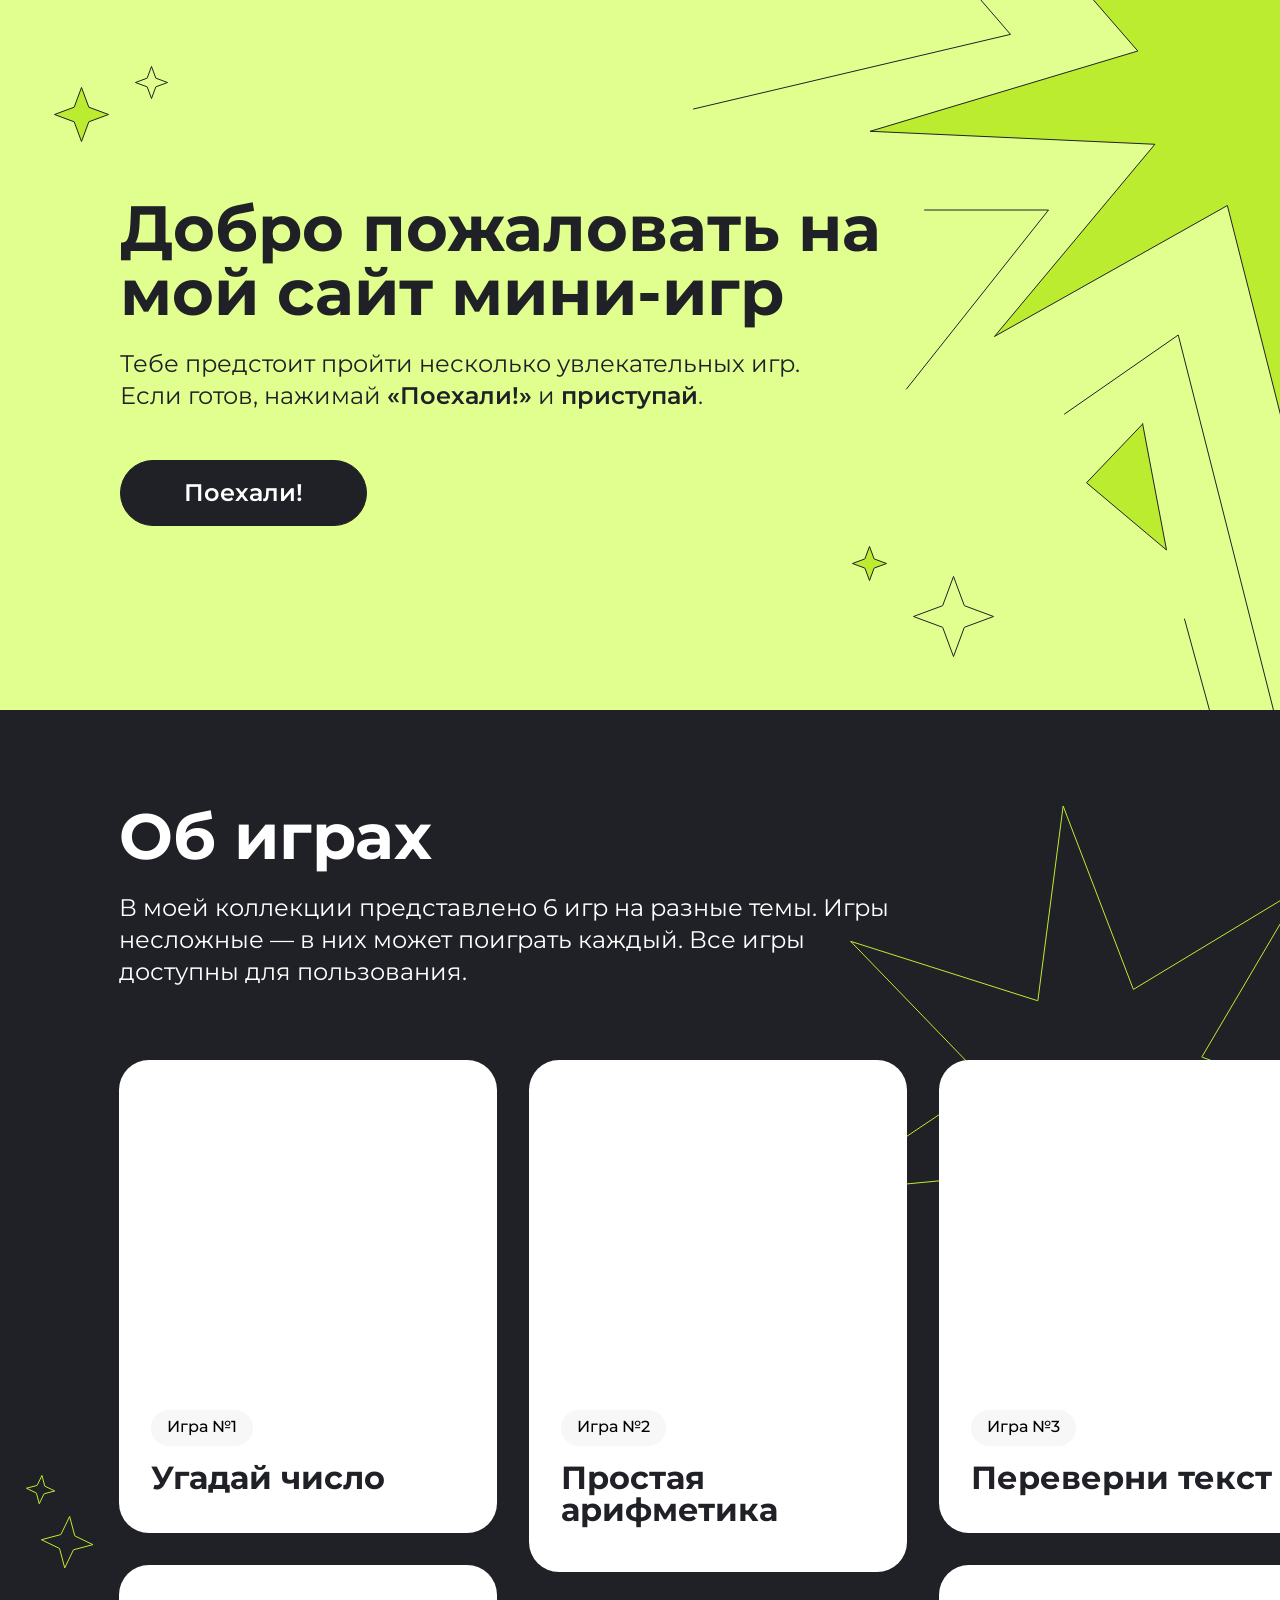
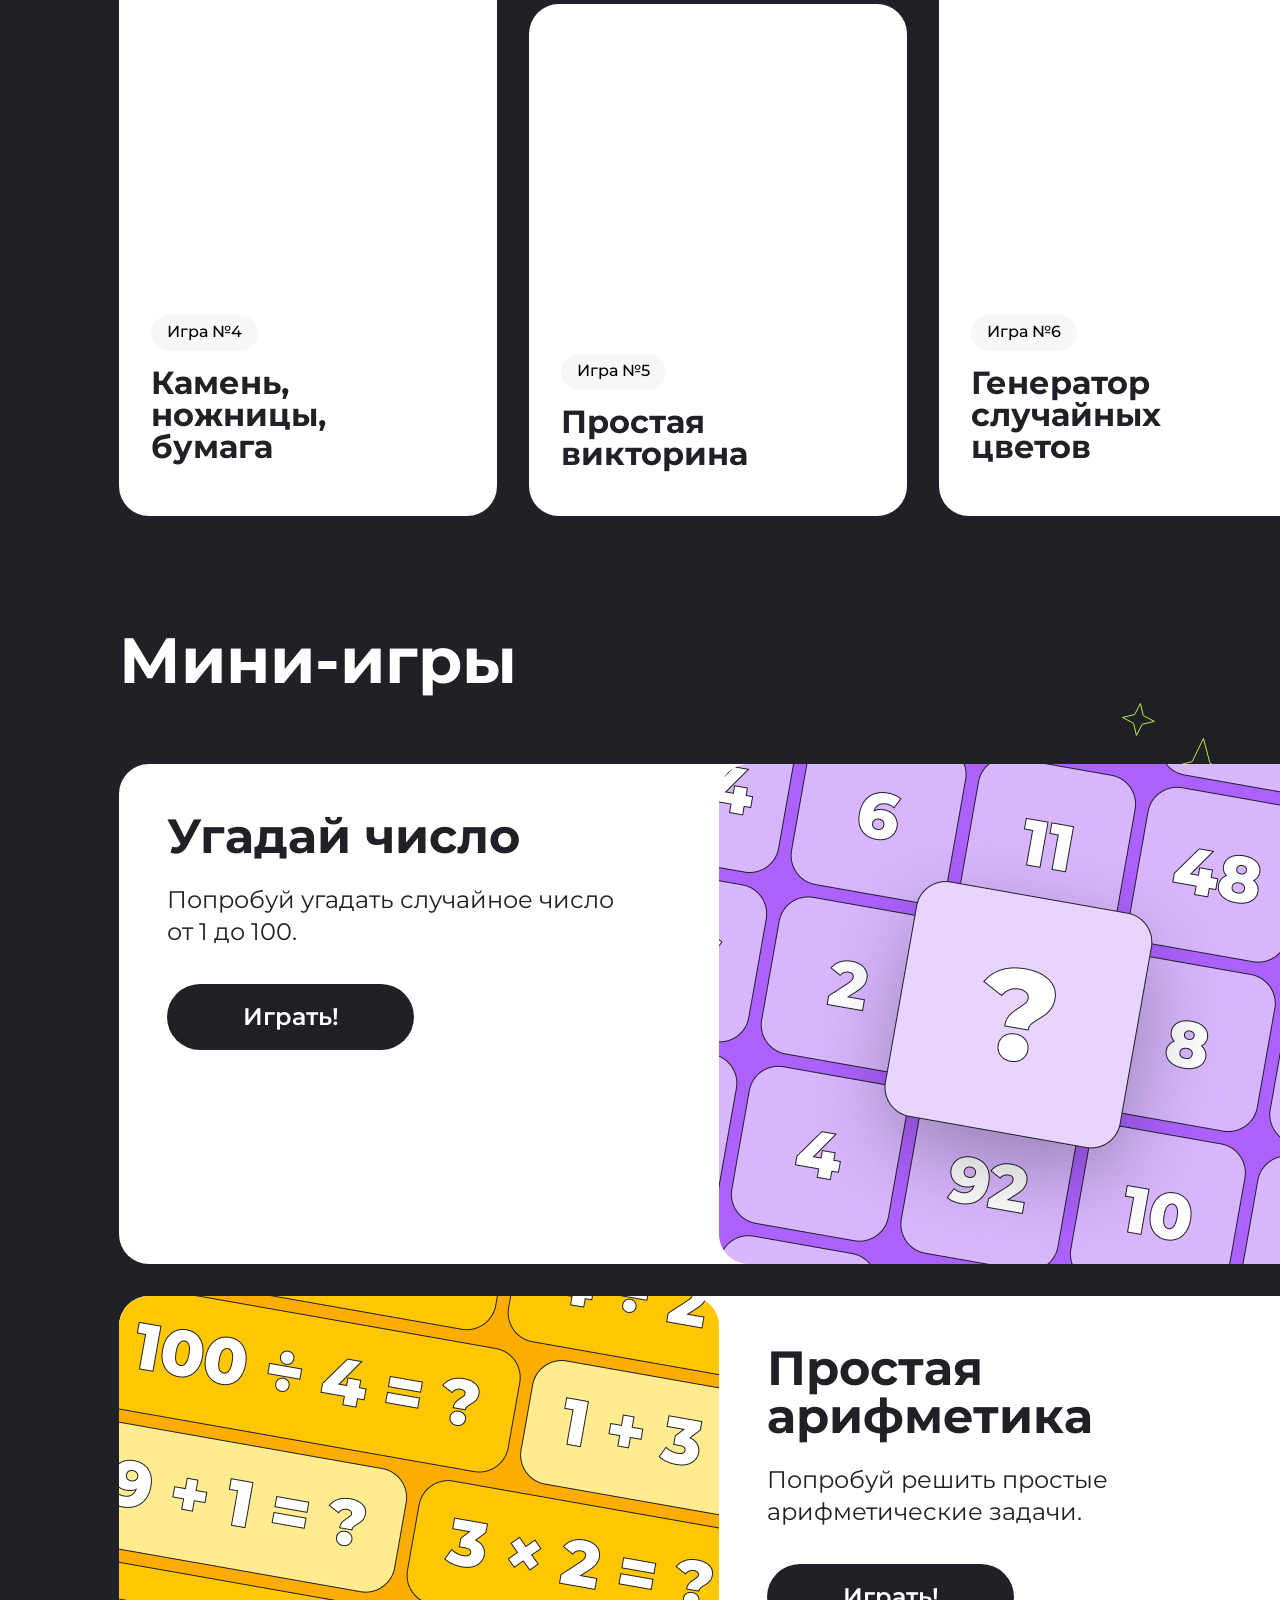
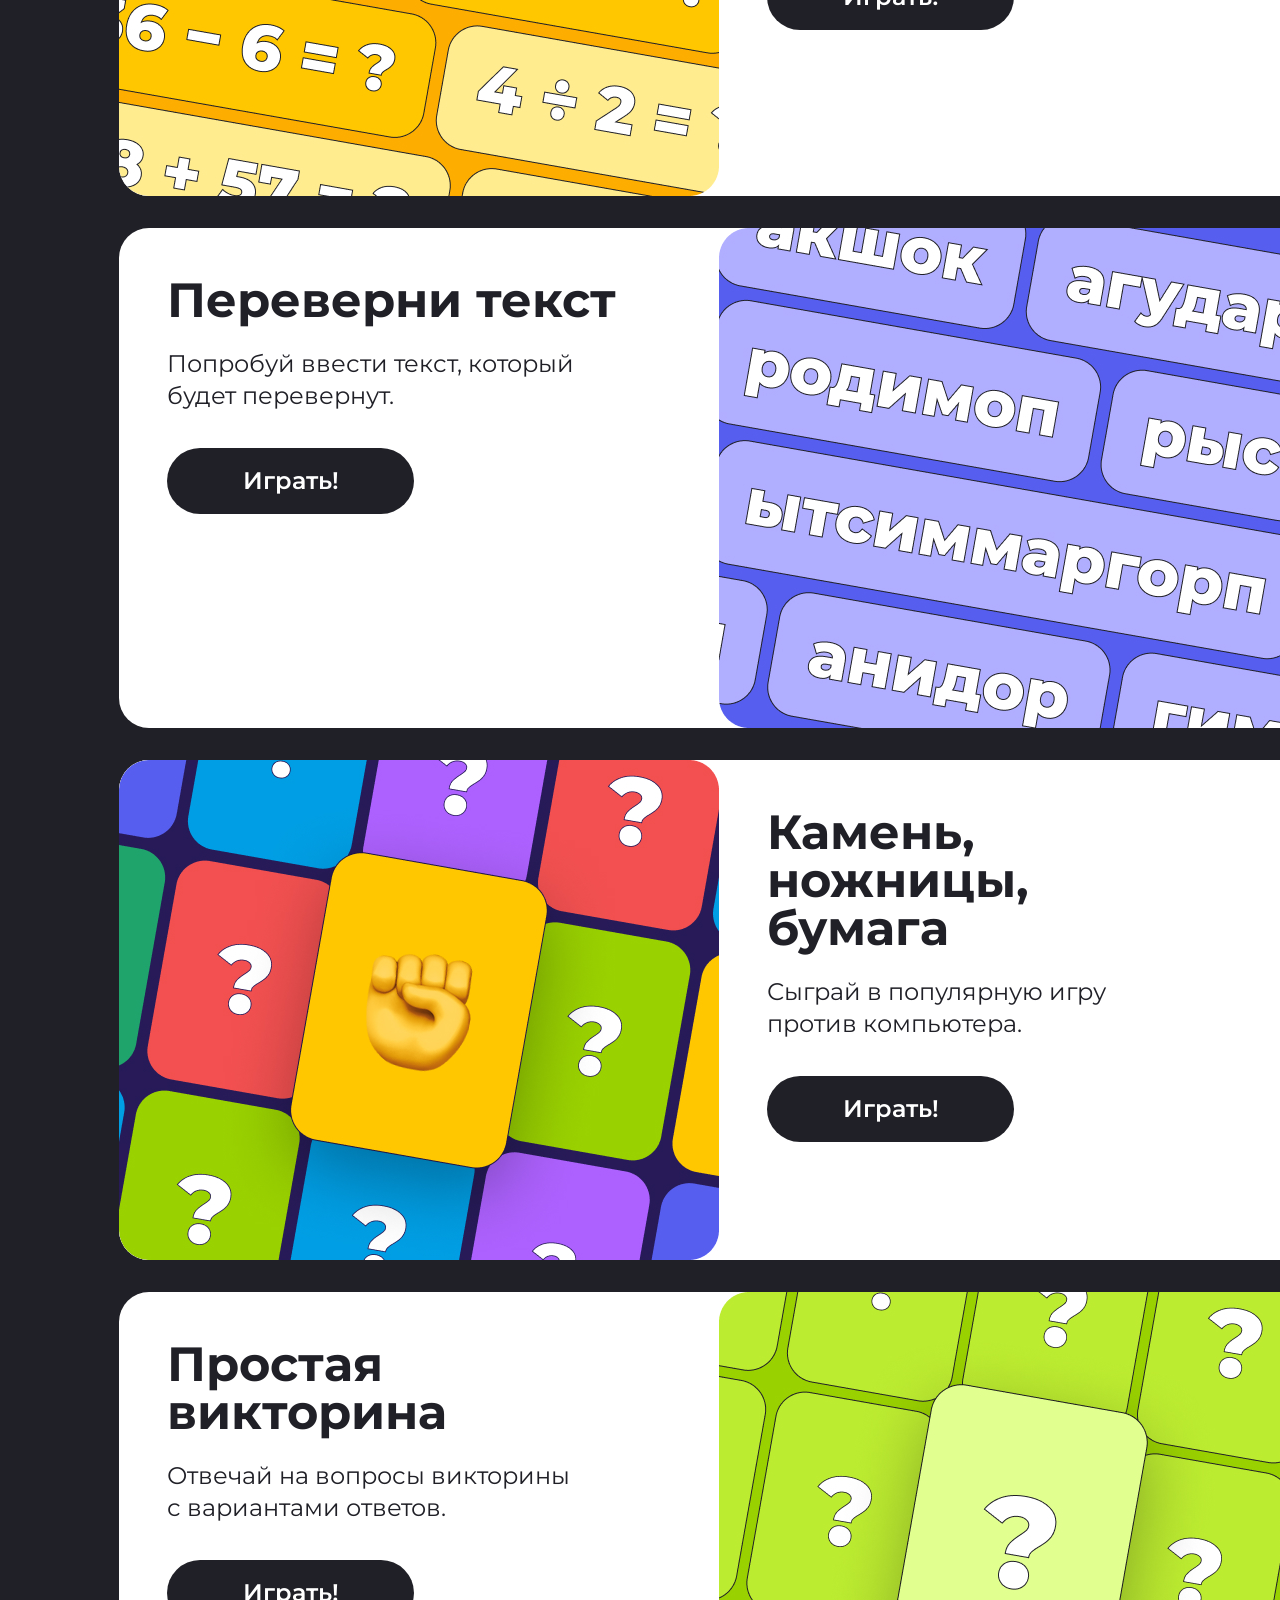
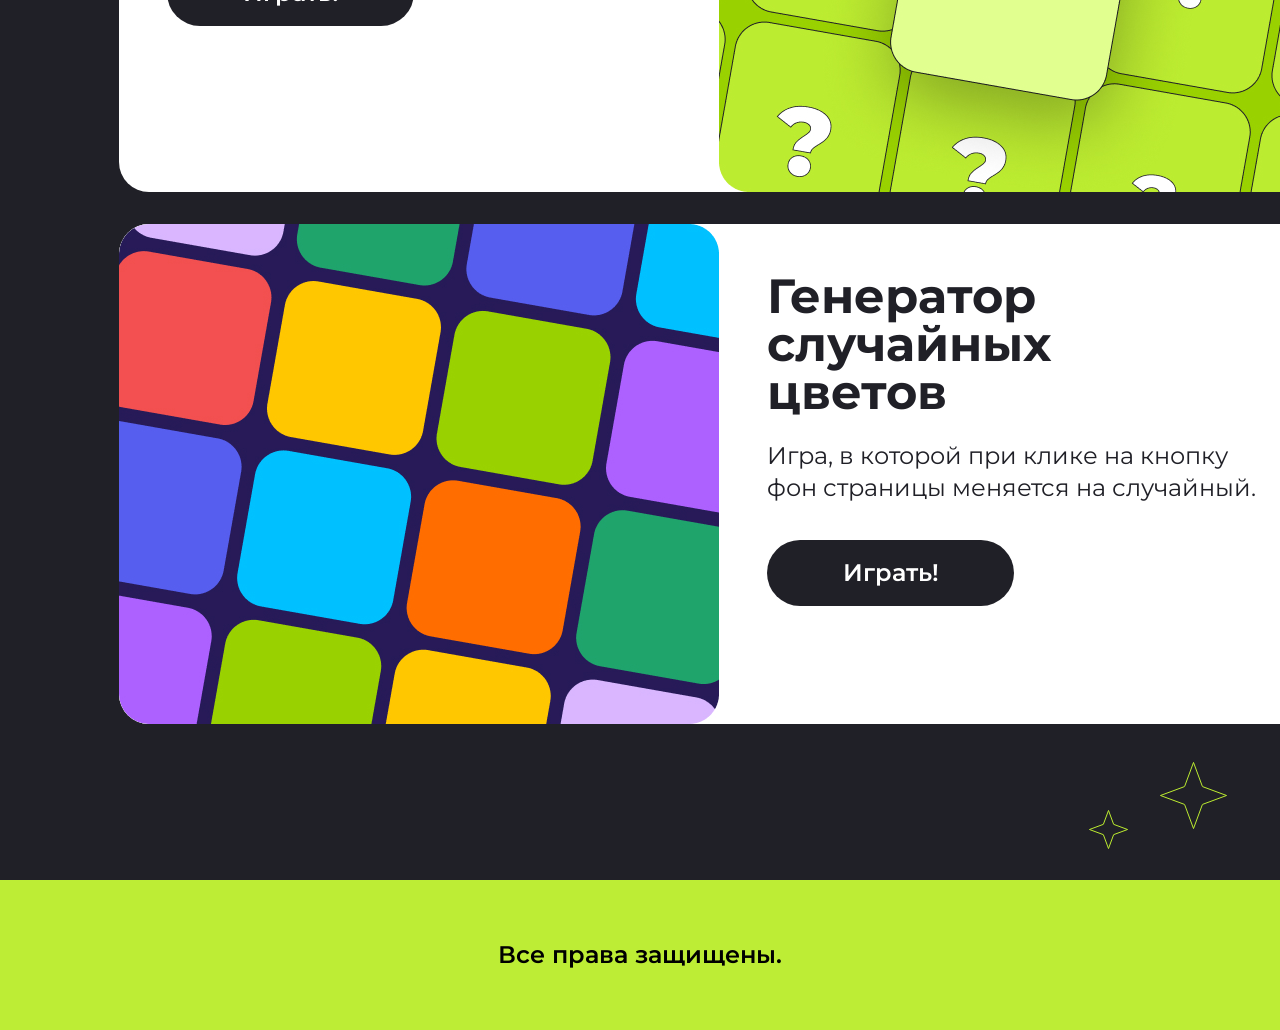
<file: index.html>
<!DOCTYPE html>
<html lang="en">
<head>
    <meta charset="UTF-8">
    <meta name="viewport" content="width=device-width, initial-scale=1.0">
    <title>Document</title>
    <link rel="preconnect" href="https://fonts.googleapis.com">
    <link rel="preconnect" href="https://fonts.gstatic.com" crossorigin>
    <link href="https://fonts.googleapis.com/css2?family=Montserrat:ital,wght@0,100..900;1,100..900&family=Poppins:ital,wght@0,100;0,200;0,300;0,400;0,500;0,600;0,700;0,800;0,900;1,100;1,200;1,300;1,400;1,500;1,600;1,700;1,800;1,900&display=swap" rel="stylesheet">
    <link rel="stylesheet" href="style.css">
</head>
<body>
    <header class="header">
        <div class="header__container">
            <h1 class="header__title">Добро пожаловать на мой сайт мини-игр</h1>
            <p class="header__subtitle">Тебе предстоит пройти несколько увлекательных игр. Если готов, нажимай <span class="header__highlight">«Поехали!»</span> и <span class="header__highlight">приступай</span>.</p>
            <a href="#about" class="header__button">Поехали!</a>    
        </div>
    </header>
    <section id="about" class="about">
        <div class="about__container">
            <h2 class="about__title">Об играх</h2>
            <p class="about__subtitle">В моей коллекции представлено 6 игр на разные темы. Игры несложные — в них может поиграть каждый. Все игры доступны для пользования.</p>
        </div>
        <div class="games">
            <a href="#game-card-1" class="games__card games__card_size-medium" onclick="if(window.innerWidth <= 767) { guess(); return false; }">
                <picture>
                    <source srcset="img/game1s.jpg" media="(max-width: 767px)">
                    <img src="img/game1.jpg" alt="Игра 1" class="games__image">
                </picture>
                <h3 class="games__title">Игра №1</h3>
                <p class="games__comment">Угадай число</p>
                <p class="games__description">Попробуй угадать случайное число от 1 до 100.</p>
                <span class="games__button">Играть!</span>
            </a>
            <a href="#game-card-2" class="games__card games__card_size-large" onclick="if(window.innerWidth <= 767) { count(); return false; }">
                <picture>
                    <source srcset="img/game2s.jpg" media="(max-width: 767px)">
                    <img src="img/game2.jpg" alt="Игра 2" class="games__image">
                </picture>
                <h3 class="games__title">Игра №2</h3>
                <p class="games__comment">Простая арифметика</p>
                <p class="games__description">Попробуй решить простые арифметические задачи.</p>
                <span class="games__button">Играть!</span>
            </a>
            <a href="#game-card-3" class="games__card games__card_size-medium" onclick="if(window.innerWidth <= 767) { overturn(); return false; }">
                <picture>
                    <source srcset="img/game3s.jpg" media="(max-width: 767px)">
                    <img src="img/game3.jpg" alt="Игра 3" class="games__image">
                </picture>
                <h3 class="games__title">Игра №3</h3>
                <p class="games__comment">Переверни <br class="games__comment-break">текст</p>
                <p class="games__description">Попробуй ввести текст, который будет перевернут.</p>
                <span class="games__button">Играть!</span>
            </a>
            <a href="#game-card-4" class="games__card games__card_size-extra-large" onclick="if(window.innerWidth <= 767) { stumblingBlock(); return false; }">
                <picture>
                    <source srcset="img/game4s.jpg" media="(max-width: 767px)">
                    <img src="img/game4.jpg" alt="Игра 4" class="games__image">
                </picture>
                <h3 class="games__title">Игра №4</h3>
                <p class="games__comment">Камень, ножницы,<br>бумага</p>
                <p class="games__description">Сыграй в популярную игру против компьютера.</p>
                <span class="games__button">Играть!</span>
            </a>
            <a href="#game-card-5" class="games__card games__card_size-large" onclick="if(window.innerWidth <= 767) { startQuiz(); return false; }">
                <picture>
                    <source srcset="img/game5s.jpg" media="(max-width: 767px)">
                    <img src="img/game5.jpg" alt="Игра 5" class="games__image">
                </picture>
                <h3 class="games__title">Игра №5</h3>
                <p class="games__comment">Простая викторина</p>
                <p class="games__description">Отвечай на вопросы викторины<br>с вариантами ответов.</p>
                <span class="games__button">Играть!</span>
            </a>
            <a href="#game-card-6" class="games__card games__card_size-extra-large" onclick="if(window.innerWidth <= 767) { mobilColorPlay(); return false; }">
                <picture>
                    <source srcset="img/game6s.jpg" media="(max-width: 767px)">
                    <img src="img/game6.jpg" alt="Игра 6" class="games__image">
                </picture> 
                <h3 class="games__title">Игра №6</h3>
                <p class="games__comment">Генератор случайных цветов</p>
                <p class="games__description">Игра, в которой при клике<br>на кнопку фон страницы меняется на случайный.</p>
                <span class="games__button games-desktop__button_mobspecial">Играть!</span>
            </a>
        </div>
    </section>
    <section class="games-desktop">
        <h2 class="games-desktop__main-title">Мини-игры</h2>
        <div id="game-card-1" class="games-desktop__card">
            <div class="games-desktop__content-box">
                <h3 class="games-desktop__comment">Угадай число</h3>
                <p class="games-desktop__description">Попробуй угадать случайное число от 1 до 100.</p>
                <a href="#" class="games-desktop__button" onclick="guess(); return false;">Играть!</a>
            </div>
            <div class="games-desktop__image-wrapper">
                <img src="img/game1d.jpg" alt="Игра 1" class="games-desktop__image">
            </div>
        </div>
        <div id="game-card-2" class="games-desktop__card">
            <div class="games-desktop__image-wrapper">
                <img src="img/game2d.jpg" alt="Игра 2" class="games-desktop__image">
            </div>
            <div class="games-desktop__content-box">
                <h3 class="games-desktop__comment">Простая арифметика</h3>
                <p class="games-desktop__description">Попробуй решить простые арифметические задачи.</p>
                <a href="#" class="games-desktop__button" onclick="count(); return false;">Играть!</a>
            </div>
        </div>
        <div id="game-card-3" class="games-desktop__card">
            <div class="games-desktop__content-box">
                <h3 class="games-desktop__comment">Переверни текст</h3>
                <p class="games-desktop__description">Попробуй ввести текст, который <br>будет перевернут.</p>
                <a href="#" class="games-desktop__button" onclick="overturn(); return false;">Играть!</a>
            </div>
            <div class="games-desktop__image-wrapper">
                <img src="img/game3d.jpg" alt="Игра 3" class="games-desktop__image">
            </div>
        </div>    
        <div id="game-card-4" class="games-desktop__card">
            <div class="games-desktop__image-wrapper">
                <img src="img/game4d.jpg" alt="Игра 4" class="games-desktop__image">
            </div>
            <div class="games-desktop__content-box">
                <h3 class="games-desktop__comment">Камень, <br>ножницы, <br>бумага</h3>
                <p class="games-desktop__description">Сыграй в популярную игру против компьютера.</p>
                <a href="#" class="games-desktop__button" onclick="stumblingBlock(); return false;">Играть!</a>
            </div>
        </div>
        <div id="game-card-5" class="games-desktop__card">
            <div class="games-desktop__content-box">
                <h3 class="games-desktop__comment">Простая <br>викторина</h3>
                <p class="games-desktop__description">Отвечай на вопросы викторины с вариантами ответов.</p>
                <a href="#" class="games-desktop__button" onclick="startQuiz(); return false;">Играть!</a>
            </div>
            <div class="games-desktop__image-wrapper">
                <img src="img/game5d.jpg" alt="Игра 5" class="games-desktop__image">
            </div>
        </div>
        <div id="game-card-6" class="games-desktop__card">
            <div class="games-desktop__image-wrapper">
                <img src="img/game6d.jpg" alt="Игра 6" class="games-desktop__image">
            </div>
            <div class="games-desktop__content-box">
                <h3 class="games-desktop__comment">Генератор случайных <br>цветов</h3>
                <p class="games-desktop__description">Игра, в которой при клике на кнопку фон страницы меняется на случайный.</p>
                <a href="#" class="games-desktop__button games-desktop__button_special" onclick="colorPlay(); return false;">Играть!</a>
            </div>
        </div>
    </section>
    <footer class="footer">
        <p class="footer__text">Все права защищены.</p>
    </footer>
    <script src="quiz.js"></script>
</body>
</html>
</file>
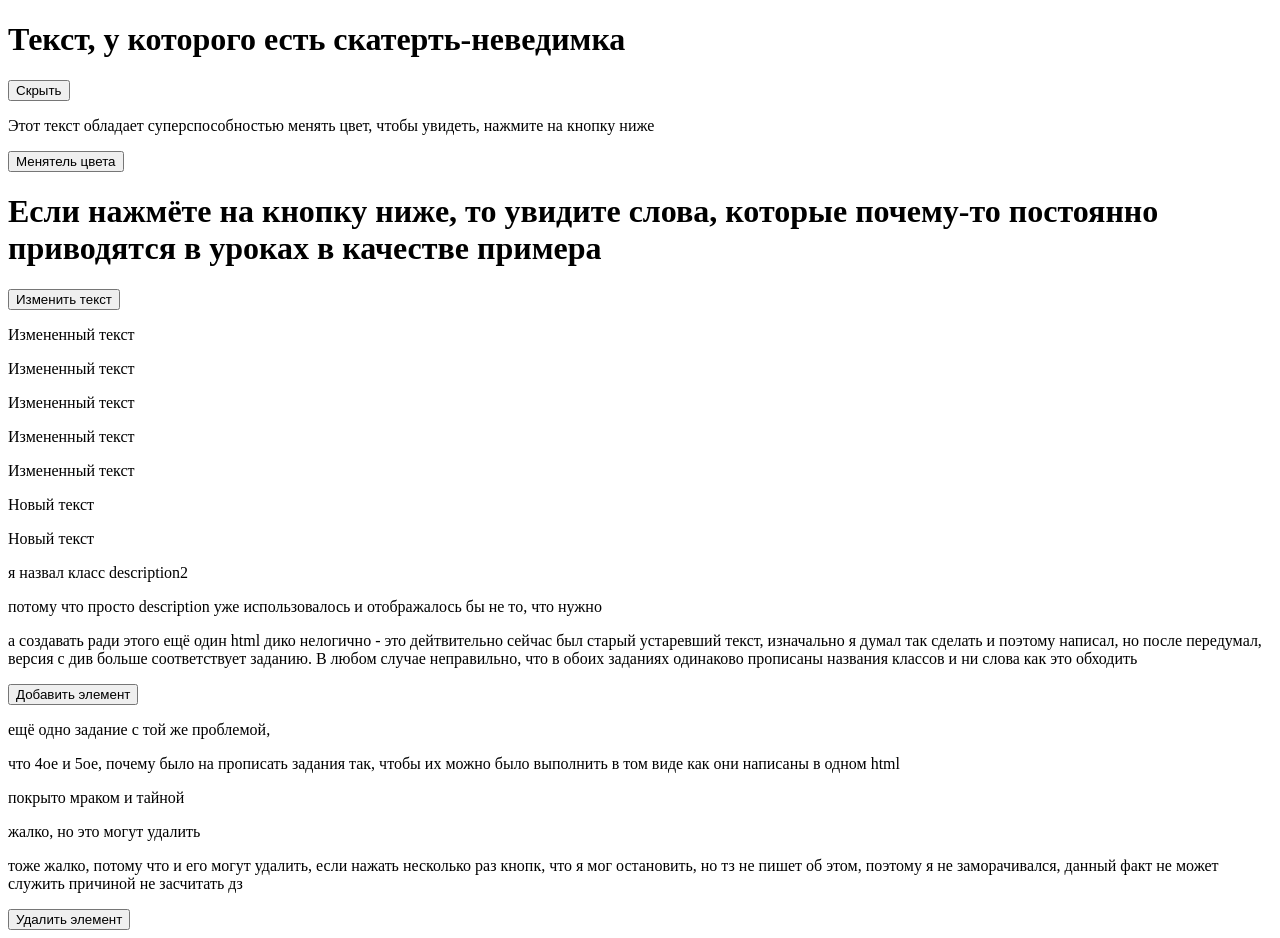
<file: testjshtml.html>
<!DOCTYPE html>
<html lang="en">
<head>
    <meta charset="UTF-8">
    <meta name="viewport" content="width=device-width, initial-scale=1.0">
<title>Document</title>
</head>
<body>

<h1 class="heading">Текст, у которого есть скатерть-неведимка</h1>
<button class="heading__btn">Скрыть</button>


<p class="heading__text">Этот текст обладает суперспособностью менять цвет, чтобы увидеть, нажмите на кнопку ниже</p>
<button class="heading__tbtn">Менятель цвета</button>


<h1 class="second">Если нажмёте на кнопку ниже, то увидите слова, которые почему-то постоянно приводятся в уроках в качестве примера</h1>
<button class="second__btn">Изменить текст</button>

<div class="task-four">
    <p class="description">В следующем задании</p>
    <p class="description">тоже написано, что нужно использовать класс description</p>
    <p class="description">так как создавать из-за этого ещё один html нелогично, я обернул оба задания в div</p>
    <p class="description">если поэтому работа не будет засчитана, буду считать это несправедливым</p>
    <p class="description">кстати само это задание с опечаткой: сначала написано что нужно испльзовать querySelectorAll, а после в критериях оценки упоминается querySelector без All</p>
</div>    


<div class="task-five">
    <p class="description">Старый текст</p>
    <p class="description">Старый текст</p>
    <p class="descript">я назвал класс description2</p>
    <p class="descript">потому что просто description уже использовалось и отображалось бы не то, что нужно</p>
    <p class="descript">а создавать ради этого ещё один html дико нелогично - это дейтвительно сейчас был старый устаревший текст, изначально я думал так сделать и поэтому написал, но после передумал, версия с див больше соответствует заданию. В любом случае неправильно, что в обоих заданиях одинаково прописаны названия классов и ни слова как это обходить</p>
</div>


<button class="tsix-btn">Добавить элемент</button>


<div class="last-task">
    <p class="descriptio">ещё одно задание с той же проблемой,</p>
    <p class="descriptio">что 4ое и 5ое, почему было на прописать задания так, чтобы их можно было выполнить в том виде как они написаны в одном html</p>
    <p class="descriptio">покрыто мраком и тайной </p>
    <p class="description">жалко, но это могут удалить</p>
    <p class="description">тоже жалко, потому что и его могут удалить, если нажать несколько раз кнопк, что я мог остановить, но тз не пишет об этом, поэтому я не заморачивался, данный факт не может служить причиной не засчитать дз</p>
    <button class="last-task__btn">Удалить элемент</button>
</div>


<script src="hw9.js"></script>
</body>
</html>
</file>
<file: style.css>
@charset "UTF-8";
* {
  margin: 0;
  padding: 0;
  box-sizing: border-box;
  font-family: "Montserrat";
}

body, a, button, input, textarea, select {
  font-family: "Montserrat";
}

.header {
  background-color: #E1FF8F;
  height: 710px;
  background-image: url("img/star-big.svg"), url("img/star-left.svg"), url("img/star-mid-left.svg"), url("img/star-mid.svg"), url("img/star-right.svg");
  background-repeat: no-repeat;
  background-position: right 0% center, left 4.3% top 13.2%, left 10.8% top 9.7%, right 31.5% bottom 19%, right 23.8% bottom 8.3%;
}
.header__title {
  max-width: 769px;
  padding-top: 196px;
  margin-left: 120px;
  font-weight: 700;
  font-style: Bold;
  font-size: 64px;
  line-height: 100%;
  letter-spacing: 0px;
  padding-bottom: 24px;
  color: #202027;
}
.header__subtitle {
  margin-left: 120px;
  font-weight: 400;
  font-size: 24px;
  line-height: 32px;
  letter-spacing: 0px;
  vertical-align: middle;
  max-width: 720px;
  margin-bottom: 48px;
  color: #202027;
}
.header__highlight {
  font-weight: 600;
}
.header__button {
  display: inline-flex;
  align-items: center;
  justify-content: center;
  margin-left: 120px;
  width: 247px;
  height: 66px;
  background-color: #202027;
  color: #ffffff;
  border: 1px solid #202027;
  border-radius: 60px;
  padding: 16px 28px;
  font-size: 24px;
  font-weight: 600;
  font-style: "SemiBold";
  line-height: 142%;
  letter-spacing: 0%;
  text-decoration: none;
  gap: 10px;
}
.header__button:hover {
  background-color: #ffffff;
  color: #000000;
  border-color: #000000;
}

.about {
  background-color: #202027;
  height: 1470px;
  background-image: url("img/blackstar-right.svg"), url("img/blackstar-mid.svg"), url("img/blackstar-left.svg");
  background-repeat: no-repeat;
  background-position: right 0px top 10.4%, left 40px top 56.9%, left 25px top 53.1%;
}
.about__title {
  padding-top: 94px;
  margin-left: 119px;
  margin-bottom: 24px;
  color: #FFFFFF;
  font-weight: 700;
  font-style: Bold;
  font-size: 64px;
  line-height: 100%;
  letter-spacing: 0px;
  vertical-align: middle;
}
.about__subtitle {
  color: #FFFFFF;
  max-width: 788px;
  margin-left: 119px;
  font-weight: 400;
  font-style: "Regular";
  font-size: 24px;
  line-height: 32px;
  letter-spacing: 0px;
  vertical-align: middle;
  margin-bottom: 72px;
}

.games {
  display: grid;
  grid-template-columns: repeat(3, 378px);
  gap: 32px;
  margin-left: 119px;
  align-items: start;
}
.games__card {
  display: flex;
  flex-direction: column;
  width: 100%;
  background-color: #ffffff;
  text-decoration: none;
  color: inherit;
  border-radius: 30px;
}
.games__card_size-large {
  height: 512px;
}
.games__card_size-medium {
  height: 473px;
}
.games__card_size-extra-large {
  height: 551px;
}
.games__card:nth-child(4) {
  grid-column: 1;
  grid-row: 2;
  margin-top: -39px;
}
.games__card:nth-child(6) {
  grid-column: 3;
  grid-row: 2;
  margin-top: -39px;
}
.games__card {
  transition: transform 0.3s ease;
}
.games__card:hover {
  transform: scale(1.07);
}
.games__image {
  width: 100%;
  height: 314px;
  -o-object-fit: cover;
     object-fit: cover;
  border-radius: 30px;
}
.games__title {
  font-weight: 500;
  font-style: Medium;
  font-size: 16px;
  line-height: 110%;
  letter-spacing: 0px;
  vertical-align: bottom;
  margin-left: 32px;
  background-color: #F7F7F7;
  width: -moz-max-content;
  width: max-content;
  padding-top: 8px;
  padding-right: 16px;
  padding-bottom: 10px;
  padding-left: 16px;
  border-radius: 52.58px;
  margin-top: 32px;
  margin-bottom: 16px;
}
.games__comment {
  color: #202027;
  width: 314px;
  font-weight: 700;
  font-style: Bold;
  font-size: 32px;
  line-height: 100%;
  letter-spacing: 0px;
  vertical-align: middle;
  margin-left: 32px;
}
.games__comment-break {
  display: none;
}
.games__description {
  display: none;
}
.games__button {
  display: none;
}

.games-desktop {
  background-color: #202027;
  min-height: 3500px;
  display: flex;
  flex-direction: column;
  gap: 32px;
  box-sizing: border-box;
  padding-left: 119px;
  background-image: url("img/dstar1.svg"), url("img/dstar2.svg"), url("img/dstar3.svg"), url("img/dstar4.svg");
  background-repeat: no-repeat;
  background-position: right 123.8px bottom 3342.8px, right 44.91px bottom 3273.9px, right 52px bottom 50px, right 151px bottom 30px;
}
.games-desktop__main-title {
  padding-top: 48px;
  margin-bottom: 40px;
  color: #FFFFFF;
  font-weight: 700;
  font-style: Bold;
  font-size: 64px;
  line-height: 100%;
  letter-spacing: 0px;
}
.games-desktop__card {
  display: flex;
  flex-direction: row;
  width: 1200px;
  height: 500px;
  background-color: #ffffff;
  border-radius: 30px;
  overflow: hidden;
}
.games-desktop__card:nth-child(-n+3) .games-desktop__description {
  width: 457px;
}
.games-desktop__card:nth-of-type(4) .games-desktop__description {
  width: 382px;
}
.games-desktop__card:nth-of-type(5) .games-desktop__description {
  width: 415px;
}
.games-desktop__card:nth-of-type(6) .games-desktop__description {
  width: 497px;
}
.games-desktop__image-wrapper {
  width: 50%;
  height: 100%;
}
.games-desktop__image {
  width: 100%;
  height: 100%;
  -o-object-fit: cover;
     object-fit: cover;
}
.games-desktop__content-box {
  width: 50%;
  height: 100%;
  display: flex;
  flex-direction: column;
  box-sizing: border-box;
}
.games-desktop__comment {
  color: #202027;
  font-weight: 700;
  font-style: Bold;
  font-size: 48px;
  line-height: 100%;
  letter-spacing: 0px;
  vertical-align: middle;
  margin-top: 48px;
  margin-left: 48px;
  margin-bottom: 24px;
}
.games-desktop__description {
  color: #202027;
  font-weight: 400;
  font-size: 24px;
  line-height: 32px;
  letter-spacing: 0px;
  vertical-align: middle;
  margin-left: 48px;
  margin-bottom: 36px;
}
.games-desktop__button {
  display: block;
  text-align: center;
  text-decoration: none;
  width: 247px;
  height: 66px;
  opacity: 1;
  gap: 10px;
  border-radius: 60px;
  padding-top: 16px;
  padding-right: 28px;
  padding-bottom: 16px;
  padding-left: 28px;
  background-color: #202027;
  color: #FFFFFF;
  font-weight: 600;
  font-size: 24px;
  line-height: 142%;
  letter-spacing: 0%;
  text-align: center;
  margin-left: 48px;
}
.games-desktop__button:hover {
  background-color: #ffffff;
  color: #000000;
  border: 1px solid #000000;
}

.footer {
  background-color: #BDED35;
  height: 150px;
  display: flex;
  justify-content: center;
  align-items: center;
  box-sizing: border-box;
}
.footer__text {
  color: #000000;
  font-weight: 600;
  font-size: 24px;
  line-height: 100%;
  letter-spacing: 0px;
  text-align: center;
  vertical-align: middle;
}

@media (max-width: 767px) {
  .header {
    background-image: url("img/mobstar-left.svg"), url("img/mobstar-midleft.svg"), url("img/mobstar-midright.svg"), url("img/mobstar-right.svg"), url("img/mobstar-big.svg");
    background-repeat: no-repeat;
    background-position: left 37px top 97px, left 91px top 64px, right 86px top 557px, right 34px top 580px, right 0px top 0px;
    height: 649px;
  }
  .header__title {
    padding-top: 147px;
    font-size: 40px;
    width: 262px;
    font-size: 40px;
    line-height: 100%;
    letter-spacing: 0px;
    vertical-align: middle;
    text-align: center;
    margin-left: 0;
    box-sizing: content-box;
    padding-left: calc(50% - 131px);
    padding-right: calc(50% - 131px);
  }
  .header__subtitle {
    width: 296px;
    font-weight: 400;
    font-size: 16px;
    line-height: 100%;
    letter-spacing: 0px;
    text-align: center;
    vertical-align: middle;
    margin-left: 0;
    box-sizing: content-box;
    padding-left: calc(50% - 148px);
    padding-right: calc(50% - 148px);
  }
  .header__button {
    width: 285px;
    height: 55px;
    font-weight: 600;
    font-size: 16px;
    line-height: 142%;
    letter-spacing: 0%;
    text-align: center;
    margin-left: calc(50% - 148px);
    margin-right: calc(50% - 148px);
  }
  .about {
    background-image: none !important;
    height: 3740px;
  }
  .about__title {
    font-size: 0 !important;
    padding-top: 48.4px;
    margin-bottom: 48px;
    margin-left: 0px;
    line-height: 100%;
    box-sizing: content-box;
    padding-left: calc(50% - 172px);
    padding-right: calc(50% - 79px);
  }
  .about__title::after {
    content: "Мини-игры";
    font-size: 40px;
    color: #FFFFFF;
    font-weight: 700;
    font-style: Bold;
    line-height: 100%;
    letter-spacing: 0px;
    vertical-align: middle;
  }
  .about__subtitle {
    display: none;
  }
  .games {
    display: flex;
    flex-direction: column;
    align-items: flex-start;
    margin-left: 0;
    gap: 24px;
    margin-bottom: 9.9px;
    box-sizing: content-box;
    padding-left: calc(50% - 172px);
    padding-right: calc(50% - 79px);
  }
  .games__card {
    display: flex;
    flex-direction: column;
    width: 343px;
    background-color: #ffffff;
    border-radius: 30px;
    text-decoration: none;
    color: inherit;
    overflow: hidden;
    grid-column: auto !important;
    grid-row: auto !important;
  }
  .games__card:nth-child(4) {
    margin-top: 0 !important;
  }
  .games__card:nth-child(6) {
    margin-top: 0 !important;
  }
  .games__card:nth-child(1) {
    height: 528.6px;
  }
  .games__card:nth-child(2) {
    height: 567.6px;
  }
  .games__card:nth-child(3) {
    height: 567.6px;
  }
  .games__card:nth-child(4) {
    height: 606.6px;
  }
  .games__card:nth-child(5) {
    height: 567.6px;
  }
  .games__card:nth-child(6) {
    height: 626.6px;
  }
  .games__card:hover {
    transform: none !important;
  }
  .games__image {
    width: 100%;
    -o-object-fit: cover;
       object-fit: cover;
    height: 285px;
  }
  .games__title {
    display: none;
  }
  .games__comment-break {
    display: inline !important;
  }
  .games__comment {
    font-weight: 700;
    font-style: Bold;
    font-size: 32px;
    line-height: 100%;
    letter-spacing: 0px;
    vertical-align: middle;
    margin-top: 31px;
    margin-bottom: 17px;
  }
  .games__description {
    display: block !important;
    font-weight: 400;
    font-size: 16px;
    line-height: 100%;
    letter-spacing: 0px;
  }
  .games__description:nth-child(1) {
    width: 249.2px;
  }
  .games__description:nth-child(2) {
    width: 233px;
  }
  .games__description:nth-child(3) {
    width: 275px;
  }
  .games__description:nth-child(4), .games__description:nth-child(5), .games__description:nth-child(6) {
    width: 285px;
  }
  .games__description {
    margin-left: 29px;
    margin-bottom: 32px;
  }
  .games__button {
    box-sizing: border-box;
    display: block;
    background-color: #202027;
    width: 285px;
    height: 55px;
    opacity: 1;
    border-radius: 60px;
    padding: 16px 28px;
    border: 1px solid #202027;
    color: #FFFFFF;
    font-weight: 600;
    font-size: 16px;
    line-height: 142%;
    letter-spacing: 0%;
    text-align: center;
    margin-left: 29px;
  }
  .games__button:hover {
    background-color: #ffffff;
    color: #000000;
    border: 1px solid #000000;
  }
  .games-desktop {
    display: none !important;
  }
  .footer {
    height: 100px;
  }
  .footer__text {
    font-size: 16px;
  }
}/*# sourceMappingURL=style.css.map */
</file>
